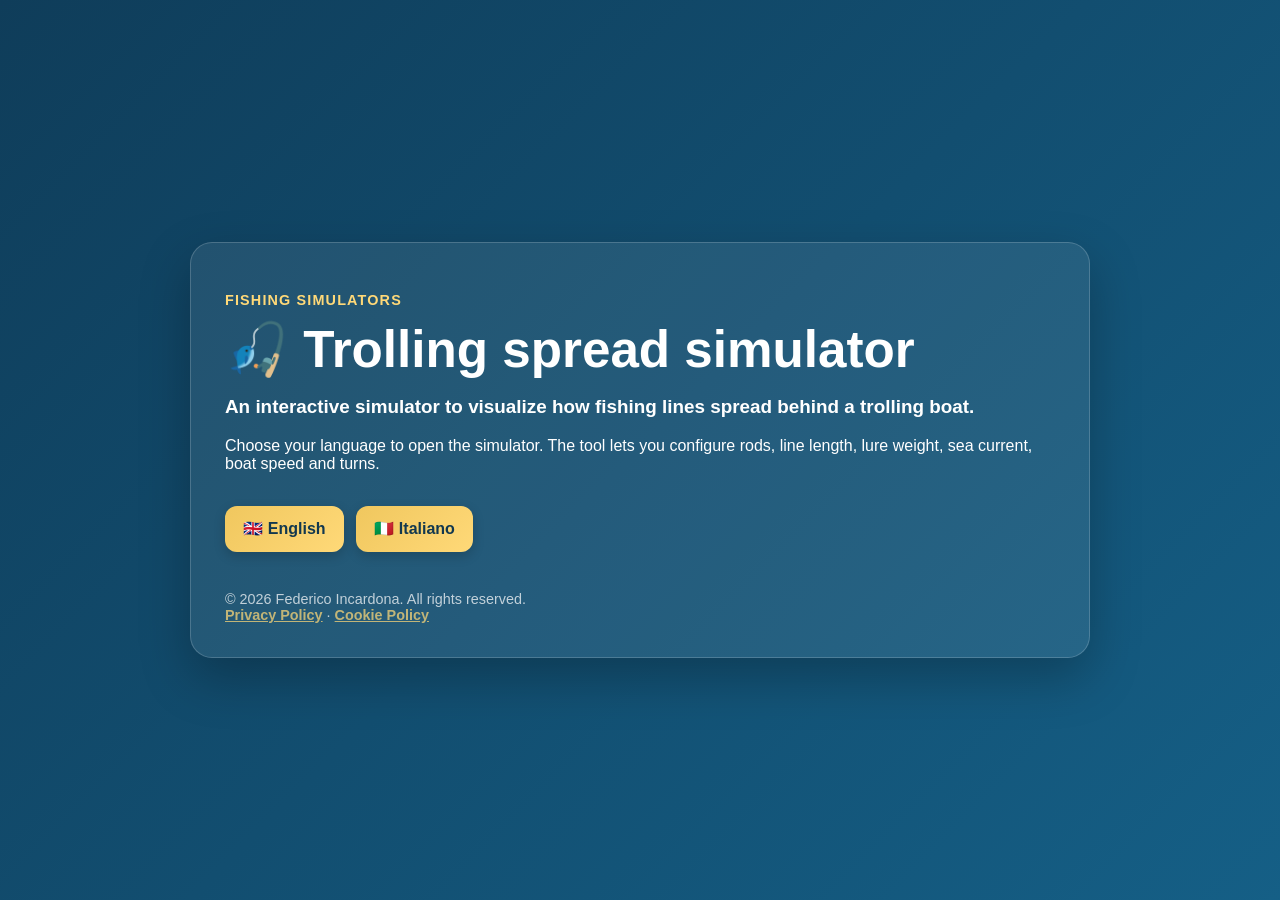
<file: index.html>
<!doctype html>
<html lang="en">
<head>
  <meta charset="utf-8">
  <meta name="viewport" content="width=device-width, initial-scale=1">
  <title>Fishing simulators | Trolling spread simulator</title>
  <meta name="description" content="Choose your language and open the trolling spread simulator for rods, fishing lines, lures, current, boat speed and turns.">
  <link rel="canonical" href="https://fincardona.github.io/fishing_simulators/">
  <link rel="alternate" hreflang="x-default" href="https://fincardona.github.io/fishing_simulators/">
  <link rel="alternate" hreflang="en" href="https://fincardona.github.io/fishing_simulators/en/">
  <link rel="alternate" hreflang="it" href="https://fincardona.github.io/fishing_simulators/it/">
  <link rel="stylesheet" href="./assets/styles.css">
</head>

<body class="landing-body">
  <main class="landing-card">
    <p class="eyebrow">Fishing simulators</p>

    <h1>🎣 Trolling spread simulator</h1>

    <p class="lead">
      An interactive simulator to visualize how fishing lines spread behind a trolling boat.
    </p>

    <p>
      Choose your language to open the simulator. The tool lets you configure rods, line length,
      lure weight, sea current, boat speed and turns.
    </p>

    <div class="language-buttons">
        <a class="button primary" href="./en/">🇬🇧 English</a>
        <a class="button primary" href="./it/">🇮🇹 Italiano</a>
    </div>

    <footer>
        © 2026 Federico Incardona. All rights reserved.
        <br>
        <a href="./privacy.html">Privacy Policy</a> ·
        <a href="./cookie.html">Cookie Policy</a>
    </footer>
  </main>
</body>
</html>
</file>
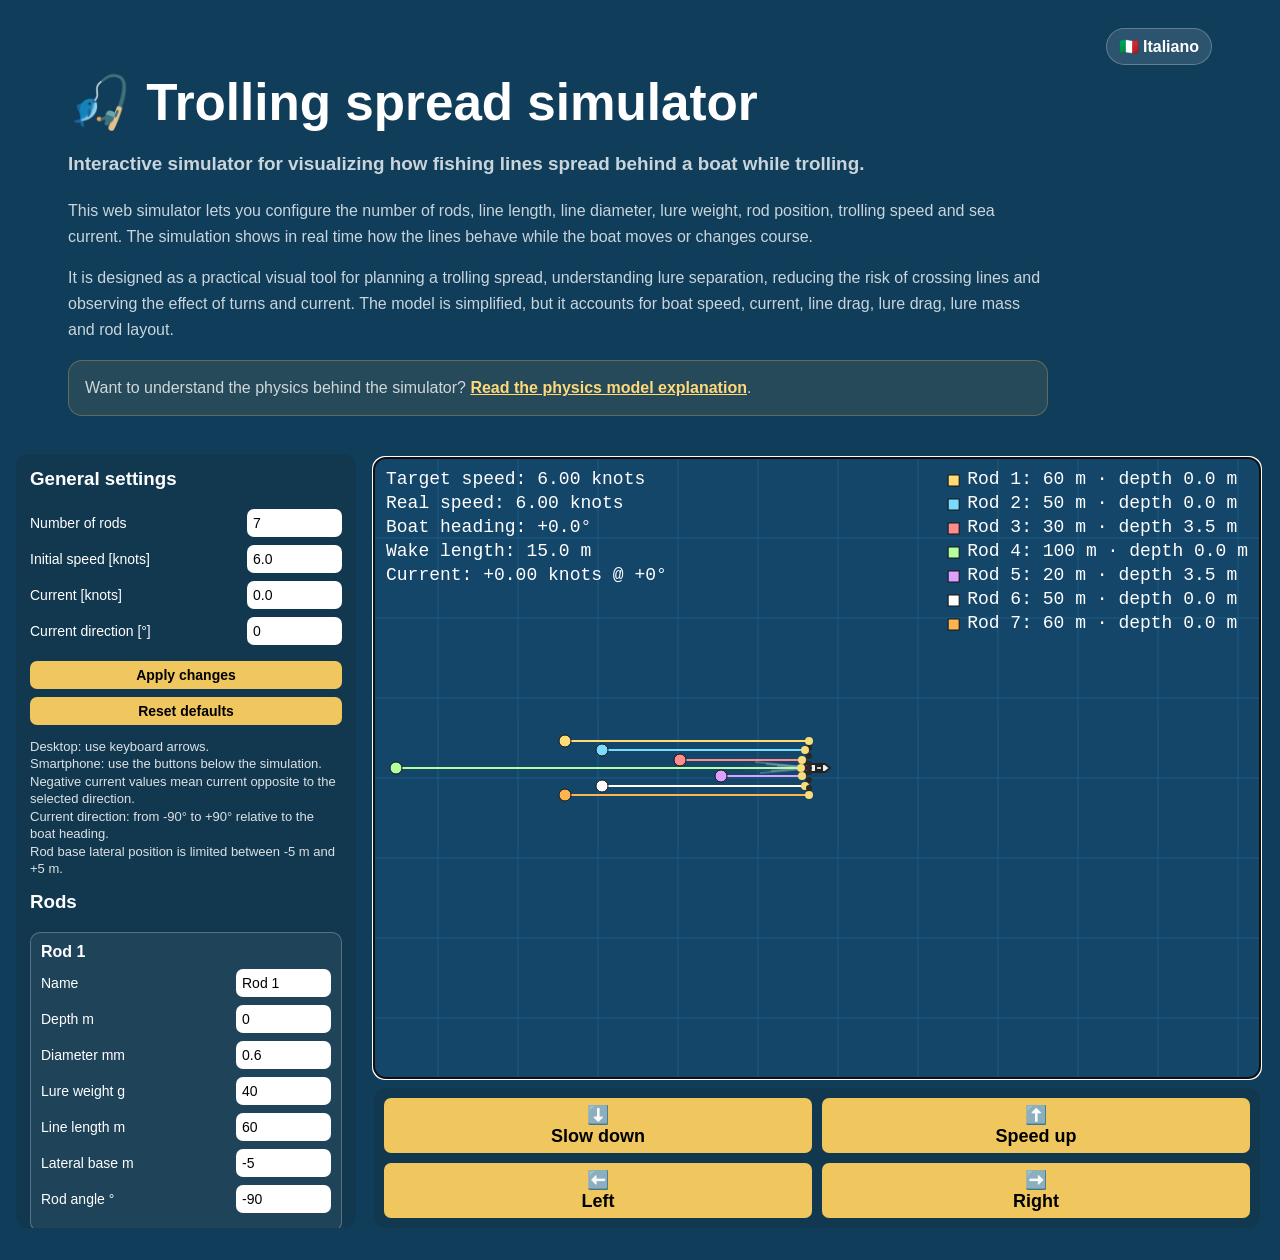
<file: en/index.html>
<!doctype html>
<html lang="en">
<head>
  <meta charset="utf-8">
  <meta name="viewport" content="width=device-width, initial-scale=1">
  <title>Trolling spread simulator - rods, lines, lures and sea current</title>
  <meta name="description" content="Interactive trolling spread simulator to visualize fishing lines, rods, lures, sea current, boat speed and turns. Useful for planning a trolling setup.">
  <link rel="canonical" href="https://fincardona.github.io/fishing_simulators/en/">
  <link rel="alternate" hreflang="x-default" href="https://fincardona.github.io/fishing_simulators/">
  <link rel="alternate" hreflang="en" href="https://fincardona.github.io/fishing_simulators/en/">
  <link rel="alternate" hreflang="it" href="https://fincardona.github.io/fishing_simulators/it/">
  <link rel="stylesheet" href="../assets/styles.css">
</head>

<body>
  <header class="page-header">
    <div class="topbar">
      <a class="language-link" href="../it/">🇮🇹 Italiano</a>
    </div>

    <h1>🎣 Trolling spread simulator</h1>

    <p class="lead">
      Interactive simulator for visualizing how fishing lines spread behind a boat while trolling.
    </p>

    <p>
      This web simulator lets you configure the number of rods, line length, line diameter,
      lure weight, rod position, trolling speed and sea current. The simulation shows in real time
      how the lines behave while the boat moves or changes course.
    </p>

    <p>
      It is designed as a practical visual tool for planning a trolling spread, understanding lure
      separation, reducing the risk of crossing lines and observing the effect of turns and current.
      The model is simplified, but it accounts for boat speed, current, line drag, lure drag,
      lure mass and rod layout.
    </p>

    <p class="deep-link">
      Want to understand the physics behind the simulator?
      <a href="./physics.html">Read the physics model explanation</a>.
    </p>

    <a class="button fuel" href="https://www.paypal.me/finc90" target="_blank" rel="noopener noreferrer">
        Enjoying the simulator? Buy me a liter of fuel ⛽
    </a>

    <p class="support-note">
      The simulator is free to use. If it helped you plan your trolling spread, a small voluntary contribution keeps the project alive.
    </p>

  </header>

  <main class="sim-wrapper">
    <div class="container">
      <aside class="panel">
        <h3 data-i18n="general_settings"></h3>

        <div class="row">
          <label data-i18n="number_rods"></label>
          <input id="numRods" type="number" min="1" max="8" step="1" value="7">
        </div>

        <div class="row">
          <label data-i18n="initial_speed"></label>
          <input id="initialSpeed" type="number" min="0" max="12" step="0.1" value="6.0">
        </div>

        <div class="row">
          <label data-i18n="current_speed"></label>
          <input id="currentSpeed" type="number" min="-12" max="12" step="0.1" value="0.0">
        </div>

        <div class="row">
          <label data-i18n="current_direction"></label>
          <input id="currentDirection" type="number" min="-90" max="90" step="1" value="0">
        </div>

        <button type="button" onclick="loadChanges()" data-i18n="apply_changes"></button>
        <button type="button" onclick="resetToDefaults()" data-i18n="reset_defaults"></button>

        <p class="hint" data-i18n-html="hint"></p>

        <h3 data-i18n="rods"></h3>
        <div id="rodsPanel"></div>

        <button type="button" onclick="loadChanges()" data-i18n="apply_changes"></button>

        <p class="copyright">
            © 2026 Federico Incardona. All rights reserved.<br>
            <a href="../privacy.html">Privacy Policy</a> ·
            <a href="../cookie.html">Cookie Policy</a>
        </p>
      </aside>

      <section class="sim-area">
        <canvas id="simCanvas" tabindex="0"></canvas>

        <div class="touch-controls">
          <button type="button" id="btnSlow">⬇️<br><span data-i18n="slow_down"></span></button>
          <button type="button" id="btnForward">⬆️<br><span data-i18n="speed_up"></span></button>
          <button type="button" id="btnLeft">⬅️<br><span data-i18n="left"></span></button>
          <button type="button" id="btnRight">➡️<br><span data-i18n="right"></span></button>
        </div>
      </section>
    </div>
  </main>

  <script>
    window.APP_LANG = "en";
  </script>
  <script src="../assets/simulator.js"></script>
</body>
</html>
</file>
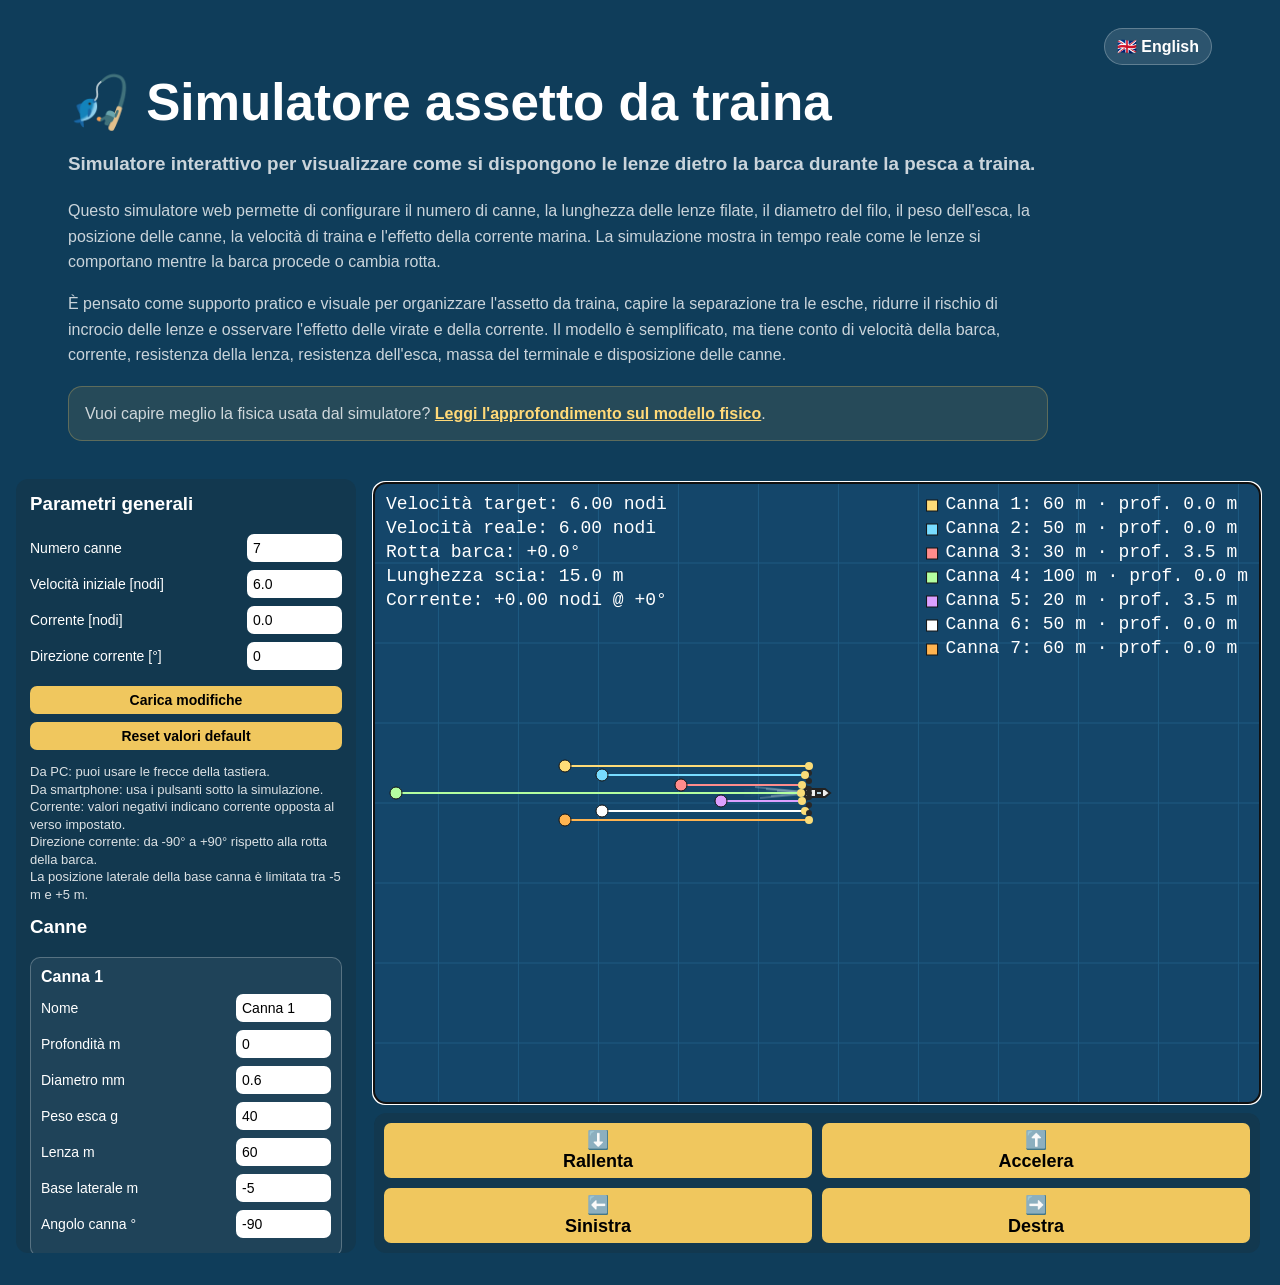
<file: it/index.html>
<!doctype html>
<html lang="it">
<head>
  <meta charset="utf-8">
  <meta name="viewport" content="width=device-width, initial-scale=1">
  <title>Simulatore assetto da traina - canne, lenze, esche e corrente</title>
  <meta name="description" content="Simulatore interattivo per visualizzare l'assetto delle lenze durante la pesca a traina: canne, esche, corrente marina, velocità e virate della barca.">
  <link rel="canonical" href="https://fincardona.github.io/fishing_simulators/it/">
  <link rel="alternate" hreflang="x-default" href="https://fincardona.github.io/fishing_simulators/">
  <link rel="alternate" hreflang="en" href="https://fincardona.github.io/fishing_simulators/en/">
  <link rel="alternate" hreflang="it" href="https://fincardona.github.io/fishing_simulators/it/">
  <link rel="stylesheet" href="../assets/styles.css">
</head>

<body>
  <header class="page-header">
    <div class="topbar">
      <a class="language-link" href="../en/">🇬🇧 English</a>
    </div>

    <h1>🎣 Simulatore assetto da traina</h1>

    <p class="lead">
      Simulatore interattivo per visualizzare come si dispongono le lenze dietro la barca durante la pesca a traina.
    </p>

    <p>
      Questo simulatore web permette di configurare il numero di canne, la lunghezza delle lenze filate,
      il diametro del filo, il peso dell'esca, la posizione delle canne, la velocità di traina
      e l'effetto della corrente marina. La simulazione mostra in tempo reale come le lenze si comportano
      mentre la barca procede o cambia rotta.
    </p>

    <p>
      È pensato come supporto pratico e visuale per organizzare l'assetto da traina, capire la separazione
      tra le esche, ridurre il rischio di incrocio delle lenze e osservare l'effetto delle virate e della corrente.
      Il modello è semplificato, ma tiene conto di velocità della barca, corrente, resistenza della lenza,
      resistenza dell'esca, massa del terminale e disposizione delle canne.
    </p>

    <p class="deep-link">
      Vuoi capire meglio la fisica usata dal simulatore?
      <a href="./fisica.html">Leggi l'approfondimento sul modello fisico</a>.
    </p>

    <a class="button fuel" href="https://www.paypal.me/finc90" target="_blank" rel="noopener noreferrer">
        Ti è piaciuto il simulatore? Offrimi un litro di benzina ⛽
    </a>
    
    <p class="support-note">
      Il simulatore è totalmente gratuito. Se ti è stato utile per migliorare il tuo assetto da traina, un piccolo contributo aiuterà a far crescere il progetto.
    </p>

  </header>

  <main class="sim-wrapper">
    <div class="container">
      <aside class="panel">
        <h3 data-i18n="general_settings"></h3>

        <div class="row">
          <label data-i18n="number_rods"></label>
          <input id="numRods" type="number" min="1" max="8" step="1" value="7">
        </div>

        <div class="row">
          <label data-i18n="initial_speed"></label>
          <input id="initialSpeed" type="number" min="0" max="12" step="0.1" value="6.0">
        </div>

        <div class="row">
          <label data-i18n="current_speed"></label>
          <input id="currentSpeed" type="number" min="-12" max="12" step="0.1" value="0.0">
        </div>

        <div class="row">
          <label data-i18n="current_direction"></label>
          <input id="currentDirection" type="number" min="-90" max="90" step="1" value="0">
        </div>

        <button type="button" onclick="loadChanges()" data-i18n="apply_changes"></button>
        <button type="button" onclick="resetToDefaults()" data-i18n="reset_defaults"></button>

        <p class="hint" data-i18n-html="hint"></p>

        <h3 data-i18n="rods"></h3>
        <div id="rodsPanel"></div>

        <button type="button" onclick="loadChanges()" data-i18n="apply_changes"></button>

        <p class="copyright">
            © 2026 Federico Incardona. Tutti i diritti riservati.<br>
            <a href="../privacy.html">Privacy Policy</a> ·
            <a href="../cookie.html">Cookie Policy</a>
        </p>
      </aside>

      <section class="sim-area">
        <canvas id="simCanvas" tabindex="0"></canvas>

        <div class="touch-controls">
          <button type="button" id="btnSlow">⬇️<br><span data-i18n="slow_down"></span></button>
          <button type="button" id="btnForward">⬆️<br><span data-i18n="speed_up"></span></button>
          <button type="button" id="btnLeft">⬅️<br><span data-i18n="left"></span></button>
          <button type="button" id="btnRight">➡️<br><span data-i18n="right"></span></button>
        </div>
      </section>
    </div>
  </main>

  <script>
    window.APP_LANG = "it";
  </script>
  <script src="../assets/simulator.js"></script>
</body>
</html>
</file>
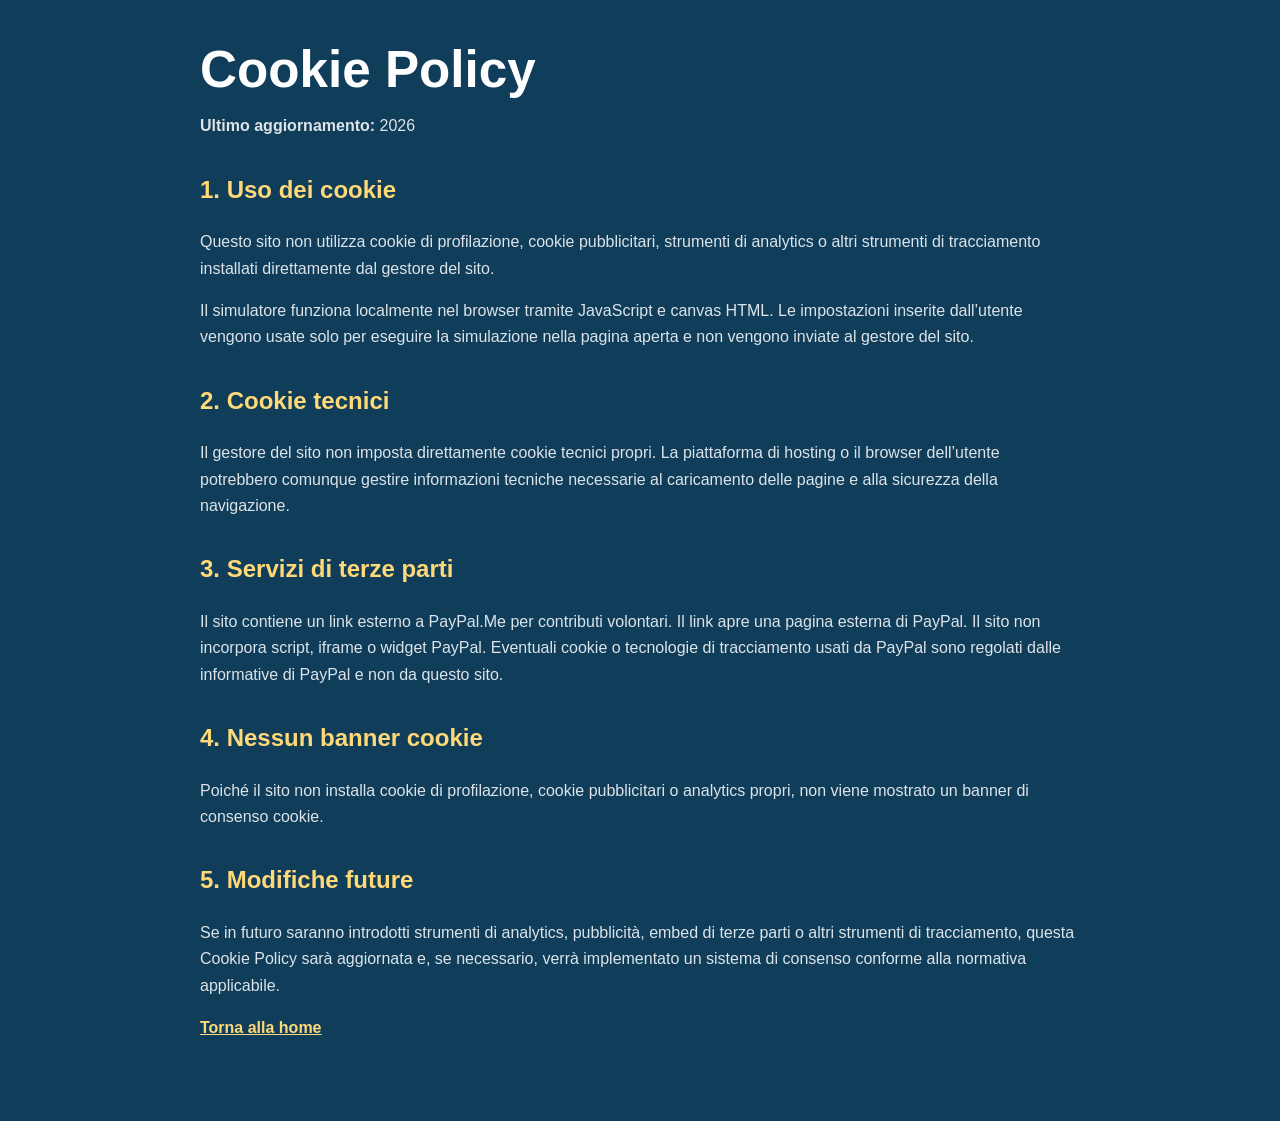
<file: cookie.html>
<!doctype html>
<html lang="it">
<head>
  <meta charset="utf-8">
  <meta name="viewport" content="width=device-width, initial-scale=1">
  <title>Cookie Policy - Fishing Simulators</title>
  <meta name="description" content="Cookie policy del sito Fishing Simulators. Il sito non usa cookie di profilazione, analytics o pubblicità.">
  <meta name="robots" content="noindex,follow">
  <link rel="canonical" href="https://fincardona.github.io/fishing_simulators/cookie.html">
  <link rel="stylesheet" href="./assets/styles.css">
</head>

<body>
  <main class="legal-page">
    <h1>Cookie Policy</h1>

    <p><strong>Ultimo aggiornamento:</strong> 2026</p>

    <h2>1. Uso dei cookie</h2>

    <p>
      Questo sito non utilizza cookie di profilazione, cookie pubblicitari, strumenti di analytics
      o altri strumenti di tracciamento installati direttamente dal gestore del sito.
    </p>

    <p>
      Il simulatore funziona localmente nel browser tramite JavaScript e canvas HTML.
      Le impostazioni inserite dall’utente vengono usate solo per eseguire la simulazione
      nella pagina aperta e non vengono inviate al gestore del sito.
    </p>

    <h2>2. Cookie tecnici</h2>

    <p>
      Il gestore del sito non imposta direttamente cookie tecnici propri. La piattaforma di hosting
      o il browser dell’utente potrebbero comunque gestire informazioni tecniche necessarie al
      caricamento delle pagine e alla sicurezza della navigazione.
    </p>

    <h2>3. Servizi di terze parti</h2>

    <p>
      Il sito contiene un link esterno a PayPal.Me per contributi volontari.
      Il link apre una pagina esterna di PayPal. Il sito non incorpora script, iframe o widget PayPal.
      Eventuali cookie o tecnologie di tracciamento usati da PayPal sono regolati dalle informative
      di PayPal e non da questo sito.
    </p>

    <h2>4. Nessun banner cookie</h2>

    <p>
      Poiché il sito non installa cookie di profilazione, cookie pubblicitari o analytics propri,
      non viene mostrato un banner di consenso cookie.
    </p>

    <h2>5. Modifiche future</h2>

    <p>
      Se in futuro saranno introdotti strumenti di analytics, pubblicità, embed di terze parti
      o altri strumenti di tracciamento, questa Cookie Policy sarà aggiornata e, se necessario,
      verrà implementato un sistema di consenso conforme alla normativa applicabile.
    </p>

    <p>
      <a href="./">Torna alla home</a>
    </p>
  </main>
</body>
</html>
</file>
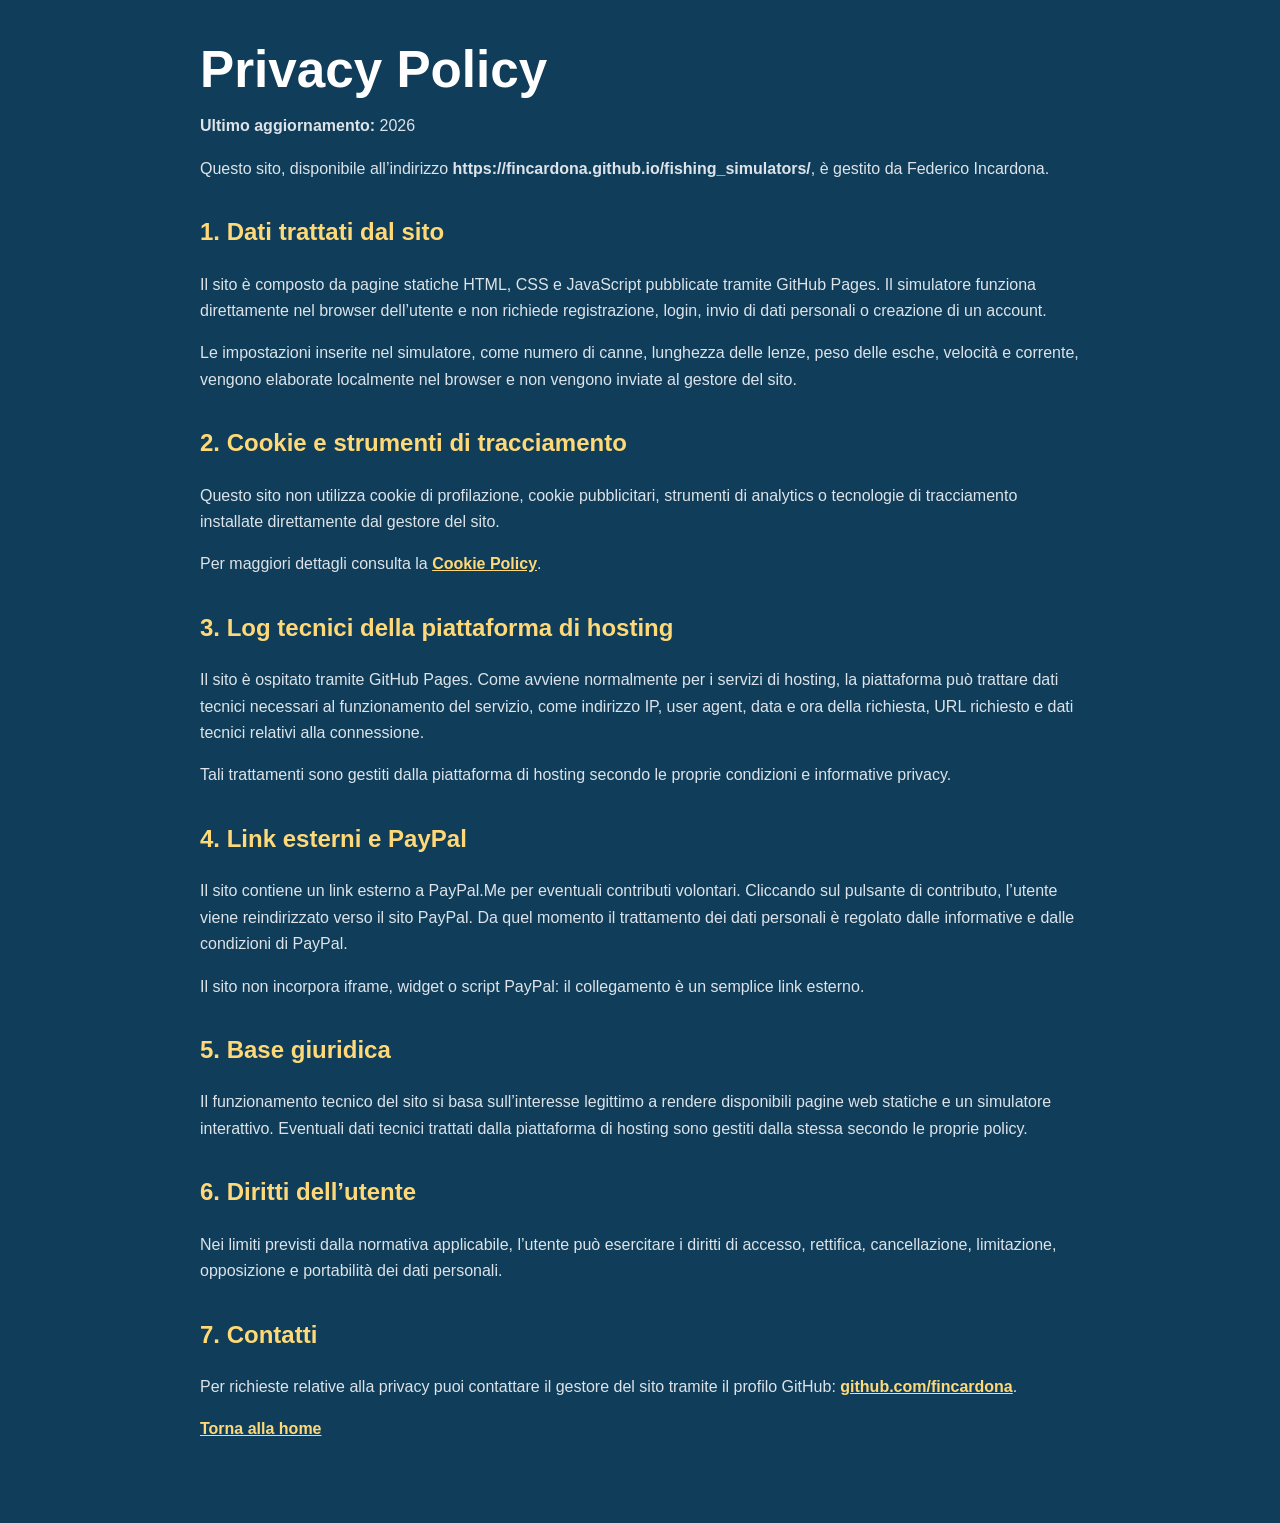
<file: privacy.html>
<!doctype html>
<html lang="it">
<head>
  <meta charset="utf-8">
  <meta name="viewport" content="width=device-width, initial-scale=1">
  <title>Privacy Policy - Fishing Simulators</title>
  <meta name="description" content="Privacy policy del sito Fishing Simulators. Informazioni sul trattamento dei dati personali, cookie, link esterni e PayPal.">
  <meta name="robots" content="noindex,follow">
  <link rel="canonical" href="https://fincardona.github.io/fishing_simulators/privacy.html">
  <link rel="stylesheet" href="./assets/styles.css">
</head>

<body>
  <main class="legal-page">
    <h1>Privacy Policy</h1>

    <p><strong>Ultimo aggiornamento:</strong> 2026</p>

    <p>
      Questo sito, disponibile all’indirizzo
      <strong>https://fincardona.github.io/fishing_simulators/</strong>,
      è gestito da Federico Incardona.
    </p>

    <h2>1. Dati trattati dal sito</h2>

    <p>
      Il sito è composto da pagine statiche HTML, CSS e JavaScript pubblicate tramite GitHub Pages.
      Il simulatore funziona direttamente nel browser dell’utente e non richiede registrazione,
      login, invio di dati personali o creazione di un account.
    </p>

    <p>
      Le impostazioni inserite nel simulatore, come numero di canne, lunghezza delle lenze,
      peso delle esche, velocità e corrente, vengono elaborate localmente nel browser e non
      vengono inviate al gestore del sito.
    </p>

    <h2>2. Cookie e strumenti di tracciamento</h2>

    <p>
      Questo sito non utilizza cookie di profilazione, cookie pubblicitari, strumenti di analytics
      o tecnologie di tracciamento installate direttamente dal gestore del sito.
    </p>

    <p>
      Per maggiori dettagli consulta la <a href="./cookie.html">Cookie Policy</a>.
    </p>

    <h2>3. Log tecnici della piattaforma di hosting</h2>

    <p>
      Il sito è ospitato tramite GitHub Pages. Come avviene normalmente per i servizi di hosting,
      la piattaforma può trattare dati tecnici necessari al funzionamento del servizio,
      come indirizzo IP, user agent, data e ora della richiesta, URL richiesto e dati tecnici
      relativi alla connessione.
    </p>

    <p>
      Tali trattamenti sono gestiti dalla piattaforma di hosting secondo le proprie condizioni
      e informative privacy.
    </p>

    <h2>4. Link esterni e PayPal</h2>

    <p>
      Il sito contiene un link esterno a PayPal.Me per eventuali contributi volontari.
      Cliccando sul pulsante di contributo, l’utente viene reindirizzato verso il sito PayPal.
      Da quel momento il trattamento dei dati personali è regolato dalle informative e dalle
      condizioni di PayPal.
    </p>

    <p>
      Il sito non incorpora iframe, widget o script PayPal: il collegamento è un semplice link esterno.
    </p>

    <h2>5. Base giuridica</h2>

    <p>
      Il funzionamento tecnico del sito si basa sull’interesse legittimo a rendere disponibili
      pagine web statiche e un simulatore interattivo. Eventuali dati tecnici trattati dalla
      piattaforma di hosting sono gestiti dalla stessa secondo le proprie policy.
    </p>

    <h2>6. Diritti dell’utente</h2>

    <p>
      Nei limiti previsti dalla normativa applicabile, l’utente può esercitare i diritti di accesso,
      rettifica, cancellazione, limitazione, opposizione e portabilità dei dati personali.
    </p>

    <h2>7. Contatti</h2>

    <p>
      Per richieste relative alla privacy puoi contattare il gestore del sito tramite il profilo GitHub:
      <a href="https://github.com/fincardona" target="_blank" rel="noopener noreferrer">github.com/fincardona</a>.
    </p>

    <p>
      <a href="./">Torna alla home</a>
    </p>
  </main>
</body>
</html>
</file>
<file: assets/styles.css>
:root {
  --sea-dark: #0f3d5a;
  --sea-mid: #154f73;
  --panel: #12384f;
  --gold: #f0c75e;
  --gold-light: #ffd978;
  --text: #ffffff;
  --muted: rgba(255, 255, 255, 0.78);
}

* {
  box-sizing: border-box;
}

html,
body {
  margin: 0;
  padding: 0;
  font-family: Arial, system-ui, sans-serif;
  background: var(--sea-dark);
  color: var(--text);
}

.page-header {
  max-width: 1180px;
  margin: 0 auto;
  padding: 28px 18px 14px;
}

.topbar {
  display: flex;
  justify-content: flex-end;
  margin-bottom: 10px;
}

.language-link {
  color: white;
  text-decoration: none;
  background: rgba(255, 255, 255, 0.12);
  border: 1px solid rgba(255, 255, 255, 0.25);
  border-radius: 999px;
  padding: 8px 12px;
  font-weight: 700;
}

.language-link:hover {
  background: rgba(255, 255, 255, 0.20);
}

h1 {
  font-size: clamp(2rem, 4vw, 3.2rem);
  line-height: 1.08;
  margin: 0 0 14px;
}

.lead {
  font-size: 1.18rem;
  font-weight: 700;
  color: white;
}

.page-header p {
  max-width: 980px;
  line-height: 1.6;
  color: var(--muted);
}

.button {
  display: inline-block;
  border-radius: 12px;
  padding: 0.85rem 1.15rem;
  text-decoration: none;
  font-weight: 800;
}

.primary {
  background: linear-gradient(135deg, var(--gold), var(--gold-light));
  color: #12384f;
  box-shadow: 0 4px 12px rgba(0, 0, 0, 0.18);
  margin: 0.4rem 0 0.8rem;
}

.secondary {
  background: rgba(255, 255, 255, 0.14);
  color: white;
  border: 1px solid rgba(255, 255, 255, 0.25);
}

/* Pulsanti lingua simmetrici nella landing page */
.language-choice {
  background: linear-gradient(135deg, var(--gold), var(--gold-light));
  color: #12384f;
  box-shadow: 0 4px 12px rgba(0, 0, 0, 0.18);
  margin: 0.4rem 0 0.8rem;
  min-width: 150px;
  text-align: center;
}

.language-choice:hover {
  transform: translateY(-1px);
  filter: brightness(1.04);
}

/* Bottone supporto / PayPal */
.fuel {
  display: inline-flex;
  align-items: center;
  justify-content: center;
  gap: 0.45rem;
  background: linear-gradient(135deg, var(--gold), var(--gold-light));
  color: #12384f;
  box-shadow: 0 6px 16px rgba(0, 0, 0, 0.22);
  margin: 0.6rem 0 0.25rem;
  border-radius: 999px;
  padding: 0.95rem 1.3rem;
  font-weight: 900;
  text-decoration: none;
  transition: transform 0.15s ease, filter 0.15s ease, box-shadow 0.15s ease;
}

.fuel:hover {
  transform: translateY(-2px);
  filter: brightness(1.04);
  box-shadow: 0 8px 20px rgba(0, 0, 0, 0.26);
}

.support-note {
  margin-top: 0.35rem;
  font-size: 0.92rem;
  color: rgba(255, 255, 255, 0.72);
  max-width: 680px;
}

.note {
  font-size: 0.95rem;
}

.deep-link {
  margin-top: 18px;
  padding: 14px 16px;
  border-radius: 14px;
  background: rgba(240, 199, 94, 0.10);
  border: 1px solid rgba(240, 199, 94, 0.28);
}

.deep-link a {
  color: var(--gold-light);
  font-weight: 800;
}

.sim-wrapper {
  max-width: 1500px;
  margin: 0 auto;
  padding: 0 8px 24px;
}

.container {
  display: grid;
  grid-template-columns: 340px minmax(0, 1fr);
  gap: 14px;
  width: 100%;
  height: 790px;
  box-sizing: border-box;
  padding: 8px;
}

.panel {
  background: var(--panel);
  border-radius: 12px;
  padding: 14px;
  box-sizing: border-box;
  height: 100%;
  overflow-y: auto;
  overflow-x: hidden;
  -webkit-overflow-scrolling: touch;
}

.panel h3 {
  margin-top: 0;
}

.row {
  display: grid;
  grid-template-columns: minmax(0, 1fr) 95px;
  gap: 8px;
  align-items: center;
  margin-bottom: 8px;
  font-size: 14px;
}

input,
button {
  border-radius: 7px;
  border: none;
  padding: 6px;
  font-size: 14px;
  box-sizing: border-box;
  max-width: 100%;
}

button {
  cursor: pointer;
  background: var(--gold);
  font-weight: bold;
  margin-top: 8px;
  width: 100%;
  touch-action: manipulation;
  user-select: none;
}

button:hover {
  background: var(--gold-light);
}

.rod-card {
  border: 1px solid rgba(255, 255, 255, 0.25);
  border-radius: 10px;
  padding: 10px;
  margin-bottom: 10px;
  background: rgba(255, 255, 255, 0.06);
}

.rod-card h4 {
  margin: 0 0 8px 0;
}

.sim-area {
  display: flex;
  flex-direction: column;
  gap: 10px;
  min-width: 0;
  height: 100%;
  overflow: hidden;
  box-sizing: border-box;
  padding: 4px;
}

canvas {
  background: var(--sea-mid);
  border-radius: 12px;
  width: 100%;
  height: 620px;
  flex: 0 0 620px;
  display: block;
  touch-action: pan-y;
  box-sizing: border-box;
}

.touch-controls {
  display: grid;
  grid-template-columns: 1fr 1fr;
  gap: 10px;
  background: var(--panel);
  border-radius: 12px;
  padding: 10px;
  box-sizing: border-box;
  flex: 0 0 auto;
}

.touch-controls button {
  min-height: 52px;
  font-size: 18px;
  margin-top: 0;
}

.touch-controls .active {
  background: #fff1a8;
  transform: scale(0.98);
}

.hint {
  font-size: 13px;
  opacity: 0.85;
  line-height: 1.35;
}

.copyright {
  margin-top: 14px;
  font-size: 12px;
  opacity: 0.65;
}

.copyright a {
  color: var(--gold-light);
  font-weight: 700;
}

/* Landing page */

.landing-body {
  min-height: 100vh;
  display: grid;
  place-items: center;
  padding: 18px;
  background: linear-gradient(135deg, #0f3d5a, #155f86);
}

.landing-card {
  max-width: 900px;
  background: rgba(255, 255, 255, 0.08);
  border: 1px solid rgba(255, 255, 255, 0.18);
  border-radius: 22px;
  padding: 34px;
  box-shadow: 0 20px 50px rgba(0, 0, 0, 0.25);
}

.eyebrow {
  color: var(--gold-light);
  text-transform: uppercase;
  letter-spacing: 0.08em;
  font-weight: 800;
  font-size: 0.9rem;
}

.language-buttons {
  display: flex;
  flex-wrap: wrap;
  gap: 12px;
  margin: 26px 0;
}

footer {
  margin-top: 26px;
  opacity: 0.72;
  font-size: 0.9rem;
}

footer a {
  color: var(--gold-light);
  font-weight: 700;
}

/* Legal pages and physics pages */

.legal-page {
  max-width: 920px;
  margin: 0 auto;
  padding: 42px 20px 64px;
  line-height: 1.65;
}

.legal-page h1 {
  margin-bottom: 12px;
}

.legal-page h2 {
  margin-top: 30px;
  color: var(--gold-light);
}

.legal-page a {
  color: var(--gold-light);
  font-weight: 700;
}

.legal-page p,
.legal-page li {
  color: rgba(255, 255, 255, 0.86);
}

.formula {
  overflow-x: auto;
  margin: 18px 0;
  padding: 16px 18px;
  border-radius: 14px;
  background: rgba(0, 0, 0, 0.20);
  border: 1px solid rgba(255, 255, 255, 0.14);
  color: #ffffff;
}

.formula mjx-container {
  margin: 0 !important;
  color: #ffffff;
  font-size: 1.15em;
  min-width: max-content;
}

.formula mjx-container[jax="SVG"] svg {
  color: #ffffff;
}

.legal-page .formula code {
  color: #ffffff;
}

.back-link {
  margin-top: 34px;
}

/* Responsive layout */

@media (max-width: 900px) {
  .page-header {
    padding-top: 18px;
  }

  .container {
    display: flex;
    flex-direction: column;
    gap: 6px;
    height: 790px;
    padding: 6px;
  }

  .panel {
    height: 285px;
    flex: 0 0 285px;
  }

  .sim-area {
    height: 487px;
    flex: 0 0 487px;
    padding: 4px;
    gap: 6px;
  }

  canvas {
    height: 360px;
    flex: 0 0 360px;
  }

  .touch-controls {
    gap: 6px;
    padding: 7px;
  }

  .touch-controls button {
    min-height: 38px;
    font-size: 14px;
  }
}

@media (max-width: 520px) {
  body {
    font-size: 14px;
  }

  .container {
    gap: 6px;
    height: 790px;
    padding: 6px;
  }

  .panel {
    height: 285px;
    flex: 0 0 285px;
    padding: 10px;
  }

  .sim-area {
    height: 487px;
    flex: 0 0 487px;
    gap: 6px;
  }

  canvas {
    height: 350px;
    flex: 0 0 350px;
  }

  .row {
    grid-template-columns: minmax(0, 1fr) 88px;
    font-size: 13px;
  }

  .touch-controls {
    gap: 6px;
    padding: 7px;
  }

  .touch-controls button {
    min-height: 36px;
    font-size: 13px;
  }

  .fuel {
    width: 100%;
    text-align: center;
  }

  .language-choice {
    width: 100%;
  }

  .formula {
    padding: 14px;
  }

  .formula mjx-container {
    font-size: 1.02em;
  }
}

.fuel,
.support-note {
  display: none;
}
</file>
